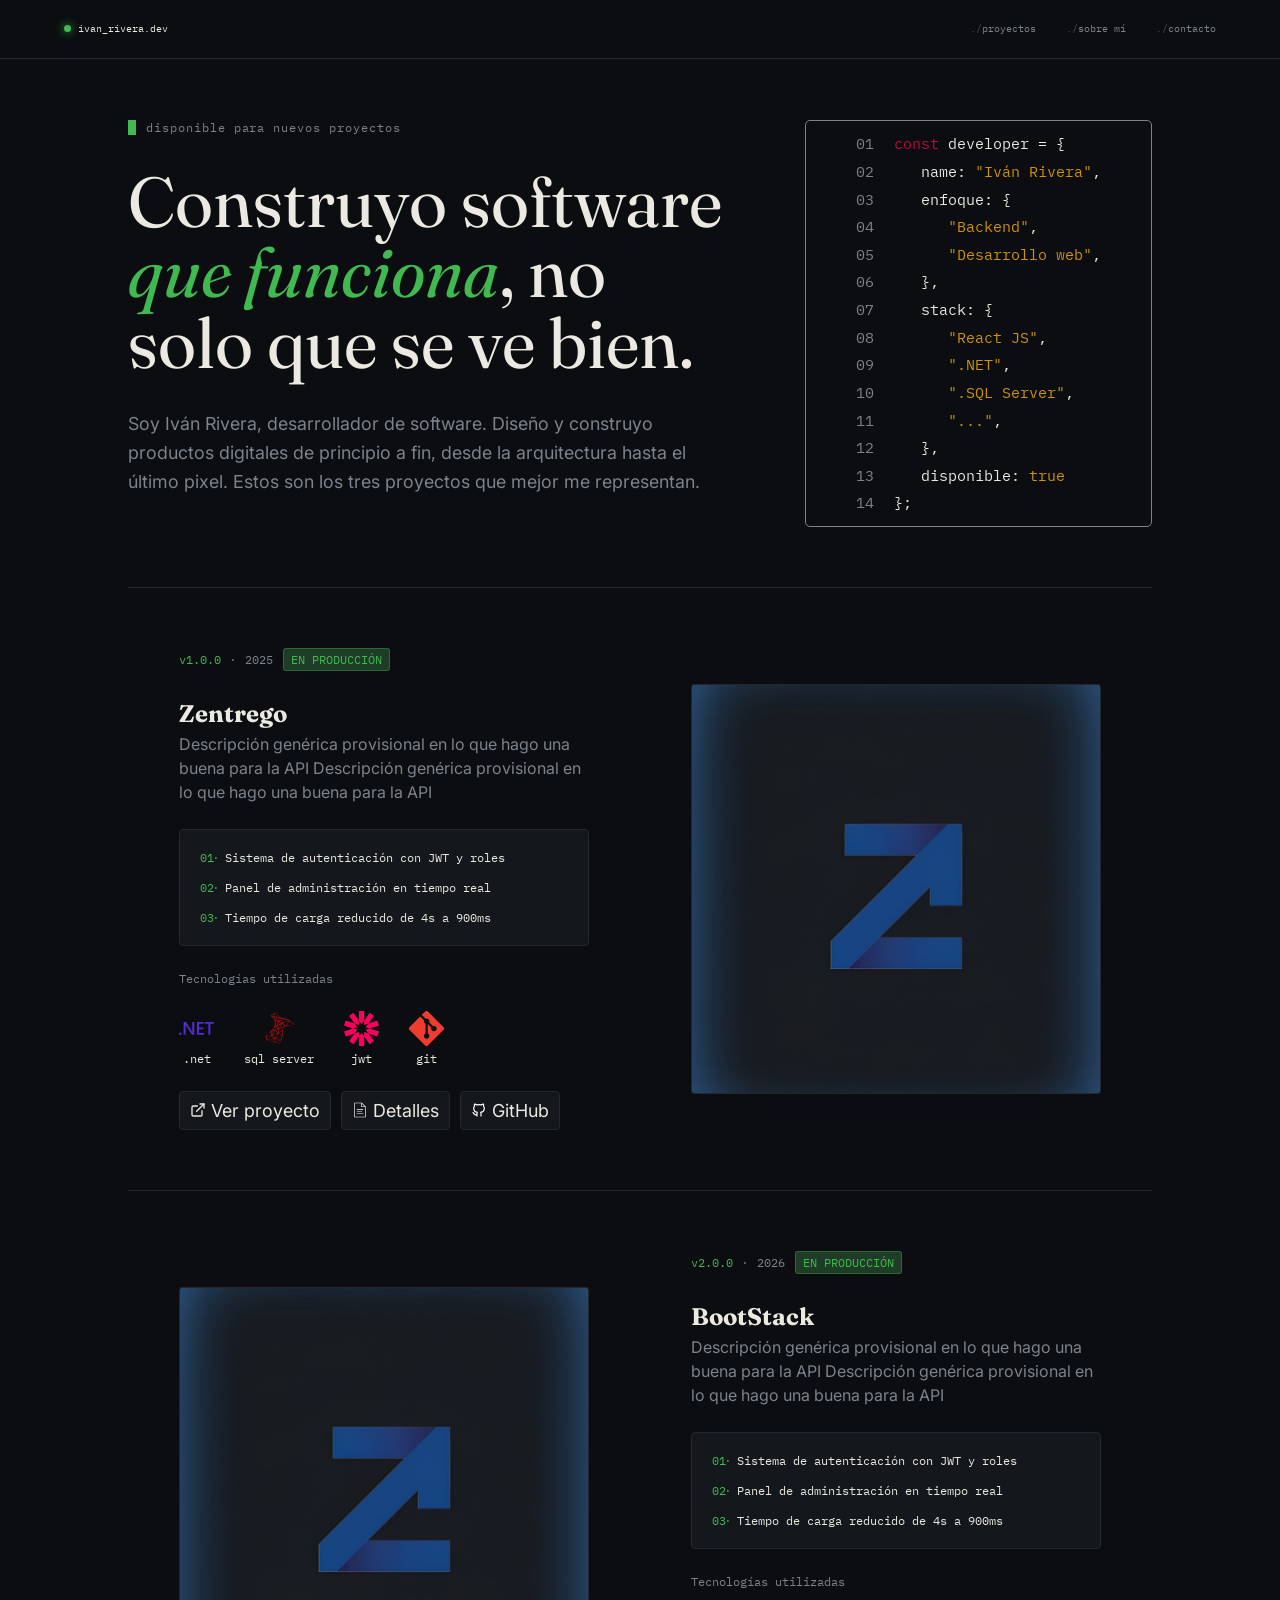
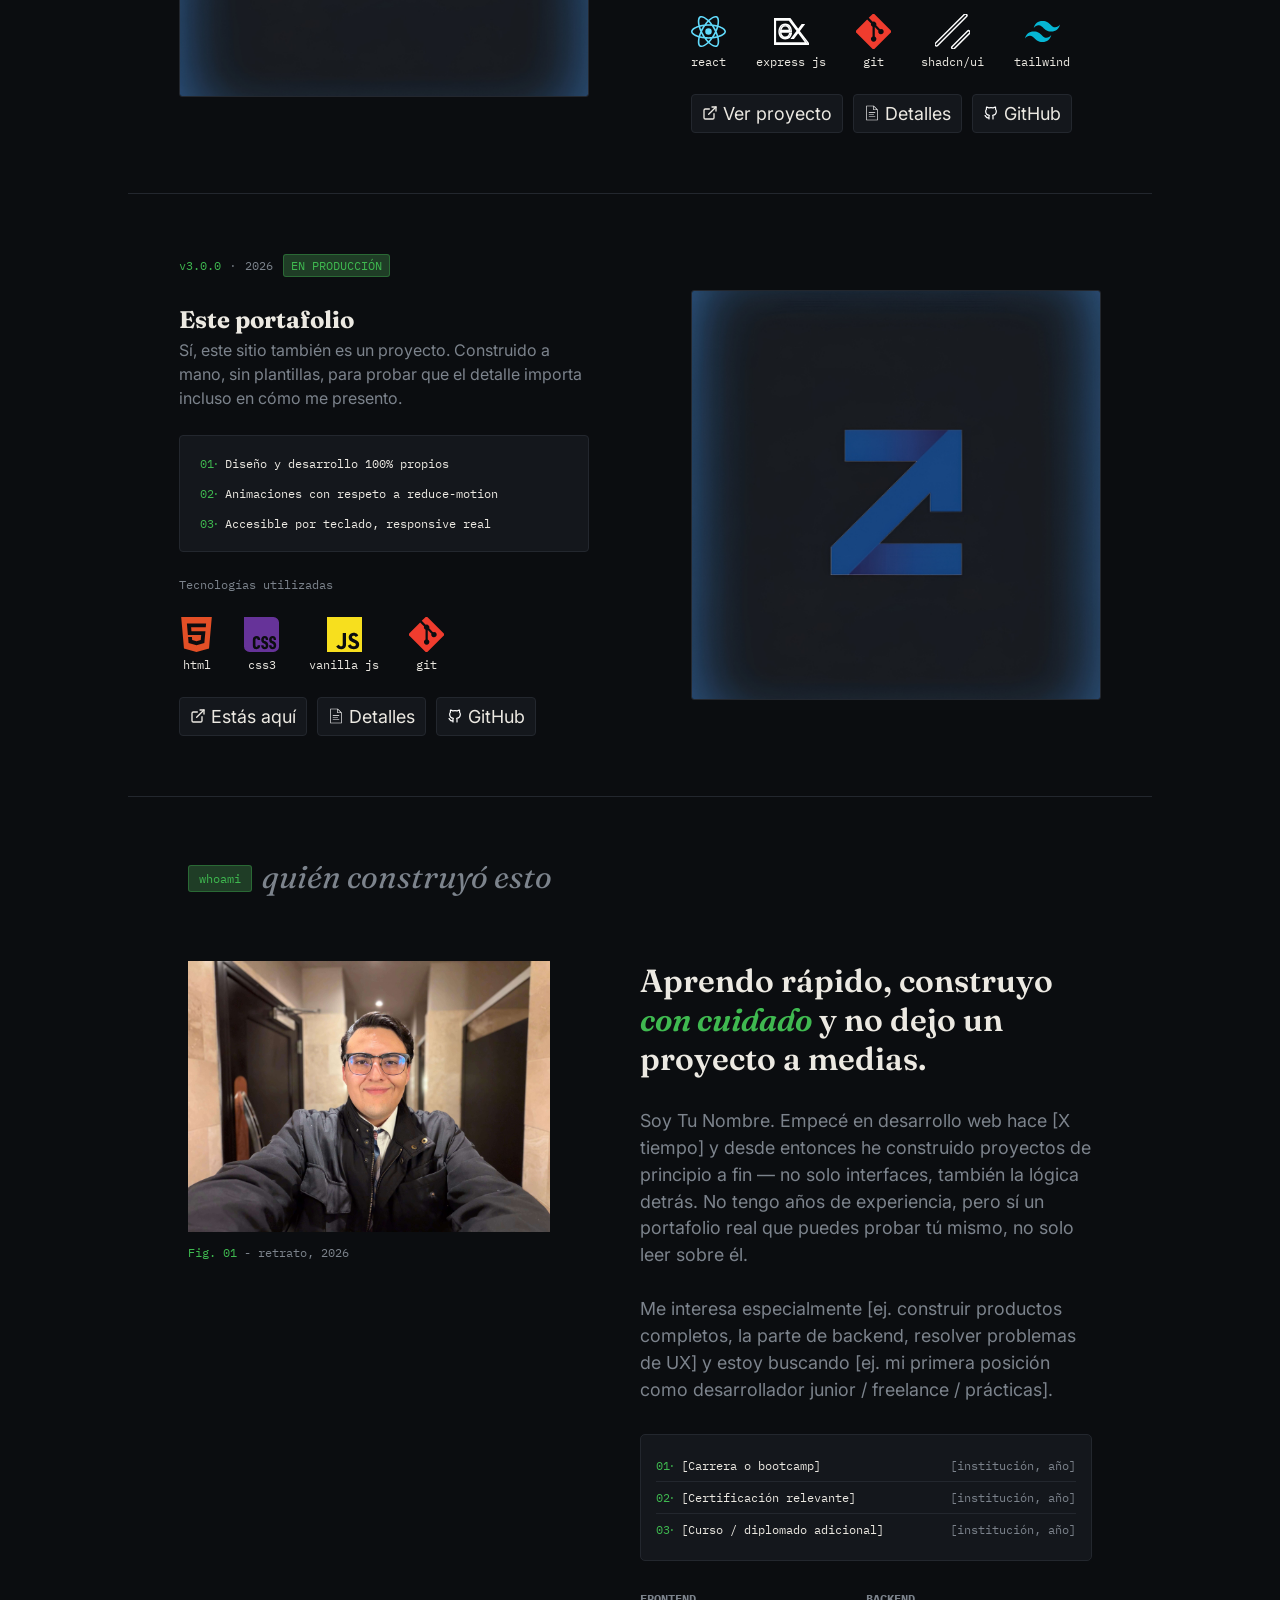
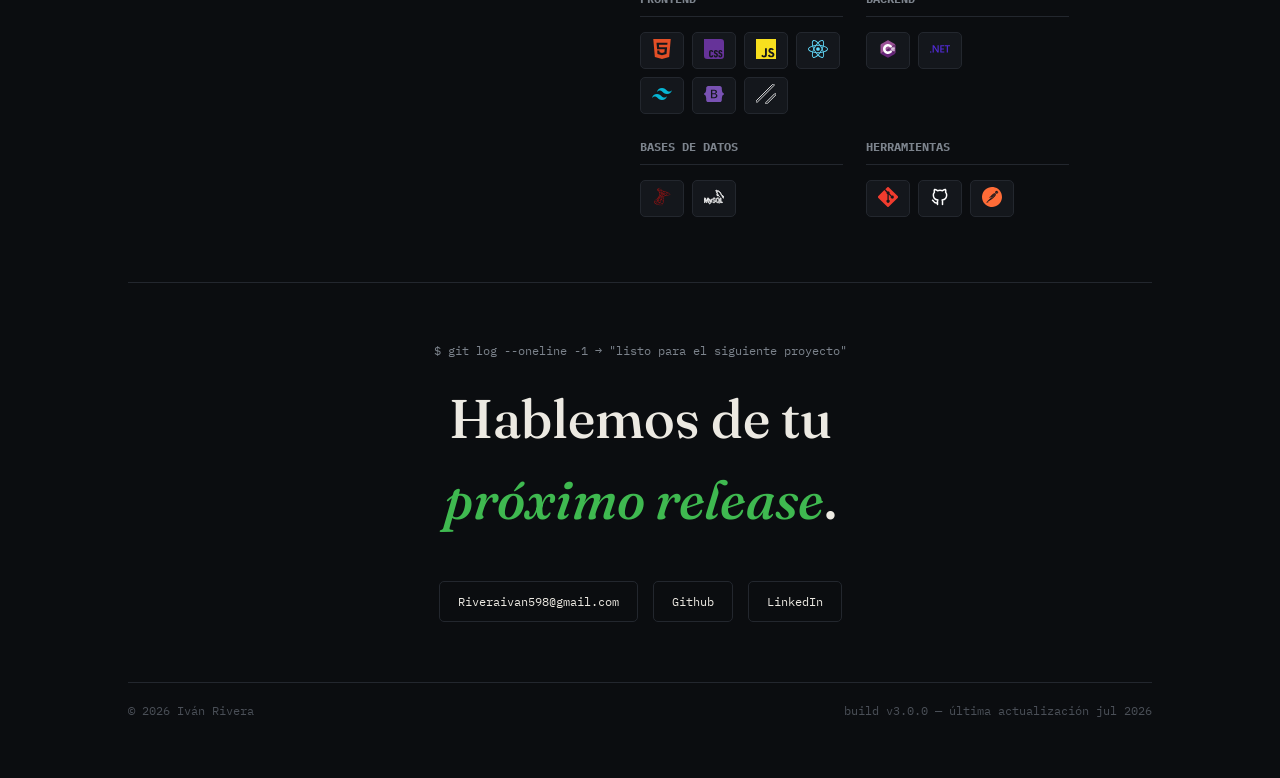
<file: index.html>
<!doctype html>
<html lang="en">
  <head>
    <meta charset="UTF-8" />
    <meta name="viewport" content="width=device-width, initial-scale=1.0" />
    <link rel="stylesheet" href="index.css" />
    <link rel="stylesheet" href="global.css" />
    <link rel="preconnect" href="https://fonts.googleapis.com" />
    <link rel="preconnect" href="https://fonts.gstatic.com" crossorigin />
    <link
      href="https://fonts.googleapis.com/css2?family=Fraunces:ital,opsz,wght@0,9..144,100..900;1,9..144,100..900&family=IBM+Plex+Mono:ital,wght@0,100;0,200;0,300;0,400;0,500;0,600;0,700;1,100;1,200;1,300;1,400;1,500;1,600;1,700&family=Inter:ital,opsz,wght@0,14..32,100..900;1,14..32,100..900&display=swap"
      rel="stylesheet"
    />
    <link rel="icon" href="./assets/codigo.png" />
    <title>Iván Rivera — Desarrollador</title>
  </head>
  <body>
    <header>
      <nav class="nav monospace">
        <div class="nav__name text-main">
          <span class="name__light"></span>
          <p class="visible">ivan_rivera.dev</p>
        </div>

        <ul>
          <li class="nav__items">
            <a href="#projects"><span>./</span>proyectos</a>
          </li>
          <li class="nav__items">
            <a href="#about-me"><span>./</span>sobre mí</a>
          </li>
          <li class="nav__items">
            <a href="#contact"><span>./</span>contacto</a>
          </li>
        </ul>
      </nav>
    </header>
    <main>
      <section class="hero">
        <div class="hero__text">
          <div class="hero__status">
            <span class="hero__cursor"></span>
            <p class="hero__text--available monospace text-sec">
              disponible para nuevos proyectos
            </p>
          </div>

          <h2 class="text-main">
            Construyo software
            <span class="text-green italic">que funciona</span>, no solo que se
            ve bien.
          </h2>

          <p class="hero__description text-sec">
            Soy Iván Rivera, desarrollador de software. Diseño y construyo
            productos digitales de principio a fin, desde la arquitectura hasta
            el último pixel. Estos son los tres proyectos que mejor me
            representan.
          </p>
        </div>

        <!-- prettier-ignore -->
        <div class="editor monospace">
          <div><span style="color: #bb0d3f">const</span> developer = {</div>
          <div>   name: <span class="property">"Iván Rivera"</span>,</div>
          <div>   enfoque: {</div>
          <div>     <span class="property"> "Backend"</span>,</div>
          <div>     <span class="property"> "Desarrollo web"</span>,</div>
          <div>   },</div>
          <div>   stack: {</div>
          <div>     <span class="property"> "React JS"</span>,</div>
          <div>     <span class="property"> ".NET"</span>,</div>
          <div>     <span class="property"> ".SQL Server"</span>,</div>
          <div>     <span class="property"> "..."</span>,</div>
          <div>   },</div>
          <div>   disponible: <span class="property">true</span></div>
          <div>};</div>
        </div>
      </section>

      <section id="projects">
        <article>
          <div class="project__text">
            <div class="project__version sm-text monospace">
              <p class="text-green">v1.0.0</p>
              <span class="text-sec">⋅</span>
              <p class="text-sec">2025</p>
              <p class="project__status text-green">EN PRODUCCIÓN</p>
            </div>

            <div class="project__desc">
              <h2 class="project__title text-main fraunces">Zentrego</h2>
              <p class="inter text-sec">
                Descripción genérica provisional en lo que hago una buena para
                la API Descripción genérica provisional en lo que hago una buena
                para la API
              </p>
            </div>

            <div class="monospace text-main sm-text">
              <ul class="project__features">
                <li>
                  <span class="text-green">01⋅</span> Sistema de autenticación
                  con JWT y roles
                </li>
                <li>
                  <span class="text-green">02⋅</span> Panel de administración en
                  tiempo real
                </li>
                <li>
                  <span class="text-green">03⋅</span> Tiempo de carga reducido
                  de 4s a 900ms
                </li>
              </ul>
            </div>
            <p class="text-sec monospace sm-text">Tecnologías utilizadas</p>
            <div class="project__stack monospace text-main sm-text">
              <div class="project__stack--item">
                <svg class="project__stack--icon">
                  <use href="/assets/sprite.svg#icon-net"></use>
                </svg>
                <p>.net</p>
              </div>
              <div class="project__stack--item">
                <svg class="project__stack--icon">
                  <use href="/assets/sprite.svg#icon-sqlserver"></use>
                </svg>
                <p>sql server</p>
              </div>
              <div class="project__stack--item">
                <svg class="project__stack--icon">
                  <use href="/assets/sprite.svg#icon-git"></use>
                </svg>
                <p>git</p>
              </div>
              <div class="project__stack--item">
                <svg class="project__stack--icon">
                  <use href="/assets/sprite.svg#icon-jwt"></use>
                </svg>
                <p>jwt</p>
              </div>
            </div>

            <div class="project__buttons">
              <button class="project__button">
                <svg class="project__button--icon">
                  <use href="/assets/sprite.svg#icon-share"></use></svg
                >Ver proyecto
              </button>
              <button class="project__button">
                <svg class="project__button--icon">
                  <use href="/assets/sprite.svg#icon-doc"></use></svg
                >Ver detalles
              </button>
              <button class="project__button">
                <svg class="project__button--icon">
                  <use href="/assets/sprite.svg#icon-github"></use>
                </svg>
                GitHub
              </button>
            </div>
          </div>
          <div class="project__preview"></div>
        </article>
        <article class="project">
          <div class="project__text">
            <div class="project__version sm-text monospace">
              <p class="text-green">v2.0.0</p>
              <span class="text-sec">⋅</span>
              <p class="text-sec">2026</p>
              <p class="project__status text-green">EN PRODUCCIÓN</p>
            </div>

            <div class="project__desc">
              <h2 class="project__title text-main fraunces">Bootstack</h2>
              <p class="inter text-sec">
                Descripción genérica provisional en lo que hago una buena para
                la API Descripción genérica provisional en lo que hago una buena
                para la API
              </p>
            </div>

            <div class="monospace text-main sm-text">
              <ul class="project__features">
                <li>
                  <span class="text-green">01⋅</span> Sistema de autenticación
                  con JWT y roles
                </li>
                <li>
                  <span class="text-green">02⋅</span> Panel de administración en
                  tiempo real
                </li>
                <li>
                  <span class="text-green">03⋅</span> Tiempo de carga reducido
                  de 4s a 900ms
                </li>
              </ul>
            </div>

            <div class="project__stack monospace text-main sm-text">
              <p>React</p>
              <p>Node.js</p>
              <p>PostgreSQL</p>
              <p>Docker</p>
            </div>

            <p class="project__test monospace text-main sm-text">
              ver proyecto →
            </p>
          </div>
          <div class="project__preview"></div>
        </article>
        <article class="project">
          <div class="project__text">
            <div class="project__version sm-text monospace">
              <p class="text-green">v3.0.0</p>
              <span class="text-sec">⋅</span>
              <p class="text-sec">2026</p>
              <p class="project__status text-green">ESTAS AQUÍ</p>
            </div>

            <div class="project__desc">
              <h2 class="project__title text-main fraunces">Este portafolio</h2>
              <p class="inter text-sec">
                Sí, este sitio también es un proyecto. Construido a mano, sin
                plantillas, para probar que el detalle importa incluso en cómo
                me presento.
              </p>
            </div>

            <div class="monospace text-main sm-text">
              <ul class="project__features">
                <li>
                  <span class="text-green">01⋅</span> Diseño y desarrollo 100%
                  propios
                </li>
                <li>
                  <span class="text-green">02⋅</span> Animaciones con respeto a
                  reduce-motion
                </li>
                <li>
                  <span class="text-green">03⋅</span> Accesible por teclado,
                  responsive real
                </li>
              </ul>
            </div>

            <div class="project__stack monospace text-main sm-text">
              <p>HTML5</p>
              <p>CSS3</p>
              <p>Vanilla JS</p>
            </div>

            <p class="project__test monospace text-main sm-text">
              estás viéndolo →
            </p>
          </div>
          <div class="project__preview"></div>
        </article>
        -->
      </section>

      <section id="about-me">
        <div class="about-me__header">
          <p class="about-me__whoami sm-text">whoami</p>
          <p class="about-me__subtitle">quién construyó esto</p>
        </div>
        <div class="about-me__content">
          <div class="about-me__left sm-text monospace">
            <div class="about-me__selfie">
              <img src="assets/Selfie.jpeg" alt="" />
            </div>
            <p class="figure text-sec">
              <span class="text-green">Fig. 01</span> - retrato, 2026
            </p>
          </div>

          <div class="about-me__right">
            <h2 class="about-me__title">
              Aprendo rápido, construyo
              <span class="text-green italic">con cuidado</span> y no dejo un
              proyecto a medias.
            </h2>

            <p class="about-me__desc text-sec inter">
              Soy Tu Nombre. Empecé en desarrollo web hace [X tiempo] y desde
              entonces he construido proyectos de principio a fin — no solo
              interfaces, también la lógica detrás. No tengo años de
              experiencia, pero sí un portafolio real que puedes probar tú
              mismo, no solo leer sobre él. <br /><br />Me interesa
              especialmente [ej. construir productos completos, la parte de
              backend, resolver problemas de UX] y estoy buscando [ej. mi
              primera posición como desarrollador junior / freelance /
              prácticas].
            </p>
            <div class="credentials">
              <ul class="sm-text monospace">
                <li class="text-main">
                  <p>
                    <span class="text-green">01⋅ </span>[Carrera o bootcamp]
                  </p>
                  <p class="text-sec">[institución, año]</p>
                </li>
                <li class="text-main">
                  <p>
                    <span class="text-green">02⋅ </span>[Certificación
                    relevante]
                  </p>
                  <p class="text-sec">[institución, año]</p>
                </li>
                <li class="text-main">
                  <p>
                    <span class="text-green">03⋅ </span>[Curso / diplomado
                    adicional]
                  </p>
                  <p class="text-sec">[institución, año]</p>
                </li>
              </ul>
            </div>
            <div class="stacks">
              <div>
                <h2 class="stack__title">FRONTEND</h2>
                <div class="stack sm-text">
                  <div>
                    <svg class="stack__icon">
                      <use href="/assets/sprite.svg#icon-html"></use>
                    </svg>
                  </div>
                  <div>
                    <svg class="stack__icon">
                      <use href="/assets/sprite.svg#icon-css"></use>
                    </svg>
                  </div>
                  <div>
                    <svg class="stack__icon">
                      <use href="/assets/sprite.svg#icon-js"></use>
                    </svg>
                  </div>
                  <div>
                    <svg class="stack__icon">
                      <use href="/assets/sprite.svg#icon-react"></use>
                    </svg>
                  </div>
                  <div>
                    <svg class="stack__icon">
                      <use href="/assets/sprite.svg#icon-tailwind"></use>
                    </svg>
                  </div>
                  <div>
                    <svg class="stack__icon">
                      <use href="/assets/sprite.svg#icon-bootstrap"></use>
                    </svg>
                  </div>
                  <div>
                    <svg class="stack__icon">
                      <use href="/assets/sprite.svg#icon-shadcn"></use>
                    </svg>
                  </div>
                </div>
              </div>
              <div class="stack-right">
                <h2 class="stack__title">BACKEND</h2>
                <div class="stack sm-text">
                  <div>
                    <svg class="stack__icon">
                      <use href="/assets/sprite.svg#icon-c#"></use>
                    </svg>
                  </div>
                  <div>
                    <svg class="stack__icon">
                      <use href="/assets/sprite.svg#icon-net"></use>
                    </svg>
                  </div>
                </div>
              </div>
              <div>
                <h2 class="stack__title">BASES DE DATOS</h2>
                <div class="stack sm-text">
                  <div>
                    <svg class="stack__icon">
                      <use href="/assets/sprite.svg#icon-sqlserver"></use>
                    </svg>
                  </div>
                  <div>
                    <svg class="stack__icon">
                      <use href="/assets/sprite.svg#icon-mysql"></use>
                    </svg>
                  </div>
                </div>
              </div>
              <div class="stack-right">
                <h2 class="stack__title">HERRAMIENTAS</h2>
                <div class="stack sm-text">
                  <div>
                    <svg class="stack__icon">
                      <use href="/assets/sprite.svg#icon-git"></use>
                    </svg>
                  </div>
                  <div title="ícono de github">
                    <svg class="stack__icon">
                      <use href="/assets/sprite.svg#icon-github"></use>
                    </svg>
                  </div>
                  <div>
                    <svg class="stack__icon">
                      <use href="/assets/sprite.svg#icon-postman"></use>
                    </svg>
                  </div>
                </div>
              </div>
            </div>
          </div>
        </div>
      </section>
    </main>
    <footer class="footer" id="contact">
      <div class="footer__text">
        <p class="text-sec monospace sm-text">
          $ git log --oneline -1 → "listo para el siguiente proyecto"
        </p>
        <h2 class="auto footer__description text-main fraunces">
          Hablemos de tu <span class="text-green italic">próximo release</span
          ><span class="dot--animation">.</span>
        </h2>
        <div class="contact__links text-main monospace sm-text">
          <p class="contact__link">Riveraivan598@gmail.com</p>
          <p class="contact__link">Github</p>
          <p class="contact__link">LinkedIn</p>
        </div>
      </div>
      <div class="footer__update monospace sm-text">
        <p>© 2026 Iván Rivera</p>
        <p>build v3.0.0 — última actualización jul 2026</p>
      </div>
    </footer>
    <script type="module" src="js/main.js"></script>
  </body>
</html>
</file>
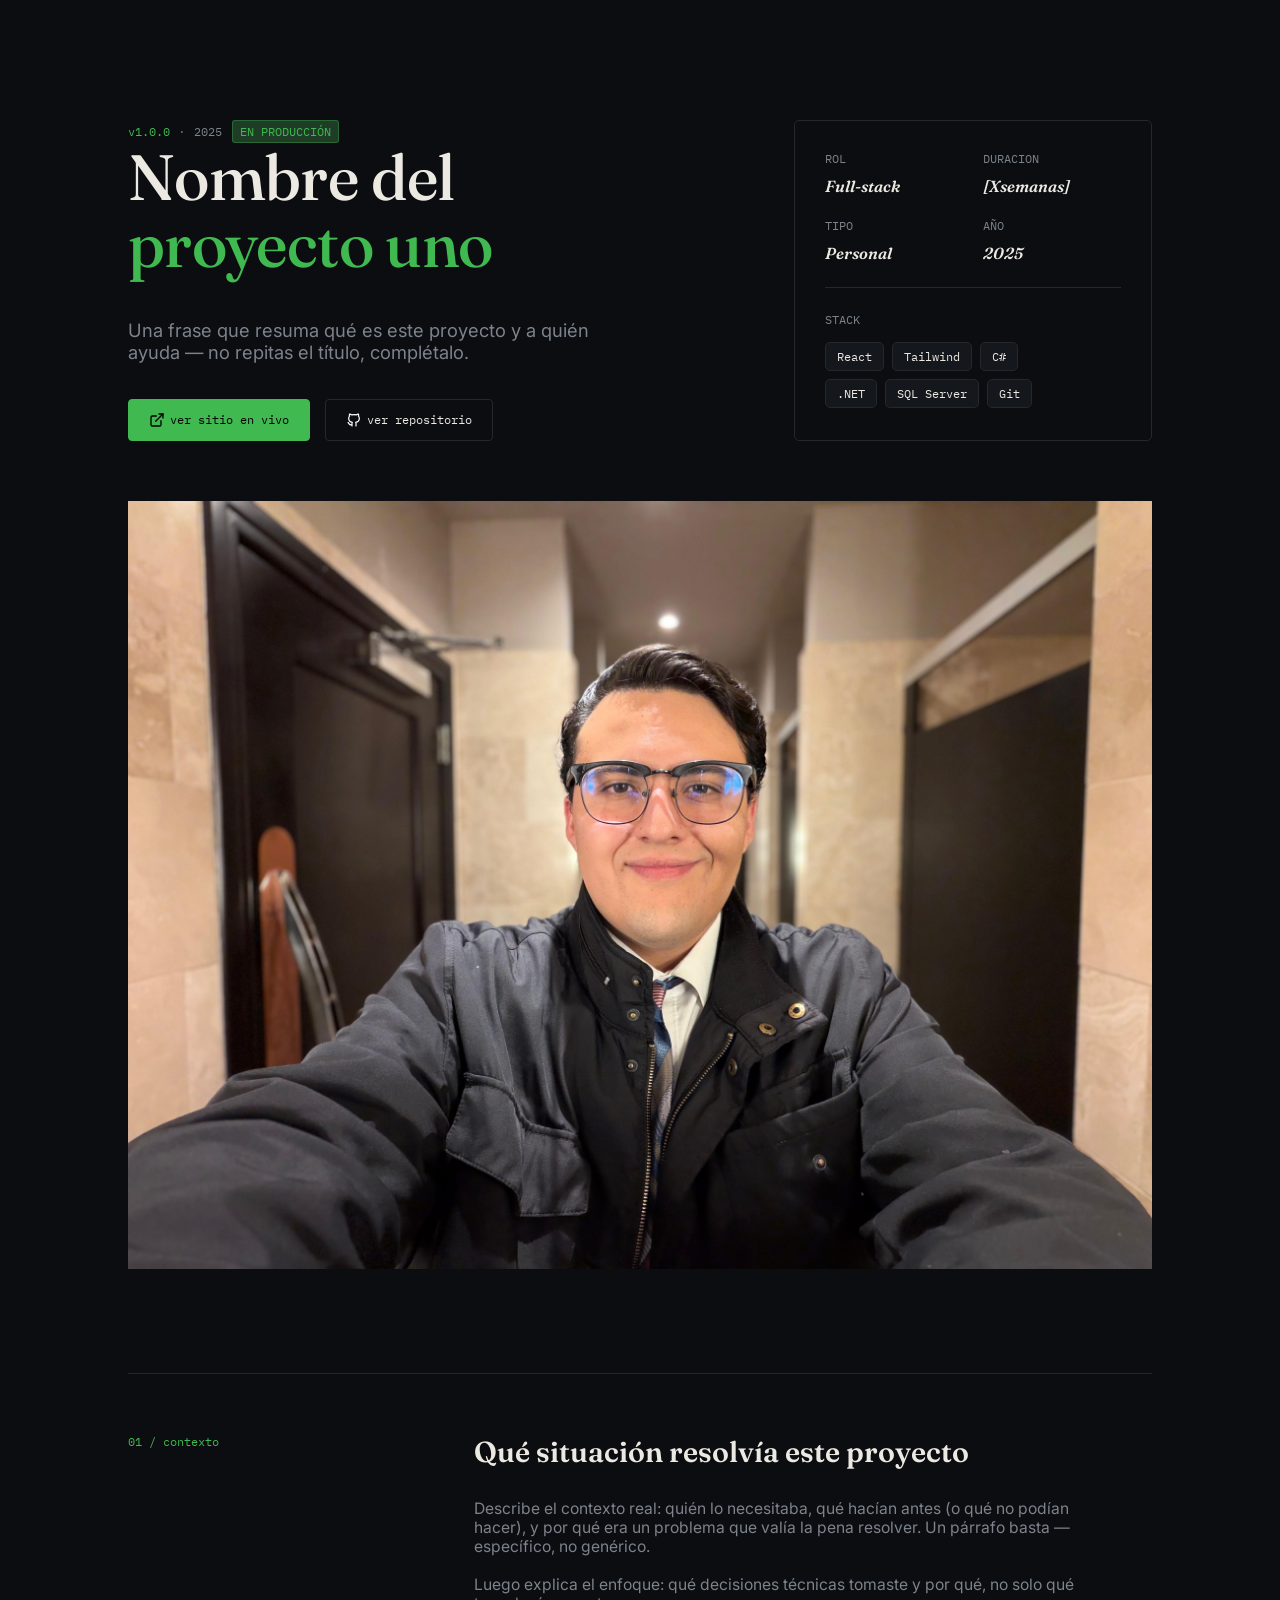
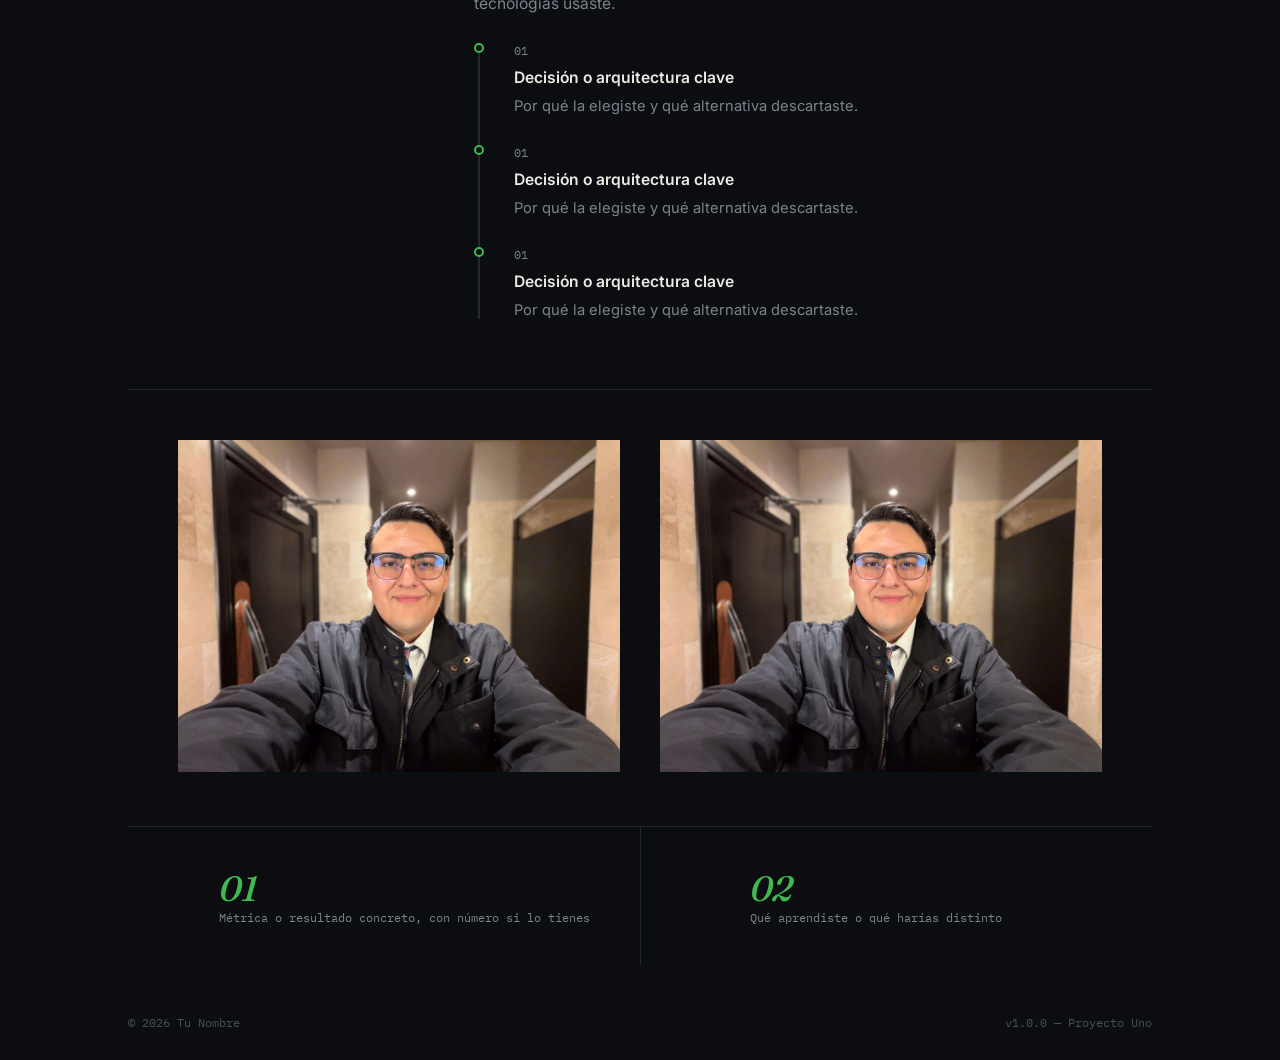
<file: detalles.html>
<!doctype html>
<html lang="en">
  <head>
    <meta charset="UTF-8" />
    <meta name="viewport" content="width=device-width, initial-scale=1.0" />
    <link rel="stylesheet" href="styles.css" />
    <link rel="preconnect" href="https://fonts.googleapis.com" />
    <link rel="preconnect" href="https://fonts.gstatic.com" crossorigin />
    <link
      href="https://fonts.googleapis.com/css2?family=Fraunces:ital,opsz,wght@0,9..144,100..900;1,9..144,100..900&family=IBM+Plex+Mono:ital,wght@0,100;0,200;0,300;0,400;0,500;0,600;0,700;1,100;1,200;1,300;1,400;1,500;1,600;1,700&family=Inter:ital,opsz,wght@0,14..32,100..900;1,14..32,100..900&display=swap"
      rel="stylesheet"
    />
    <link rel="icon" href="./assets/codigo.png" />
    <title>Proyecto</title>
  </head>
  <body>
    <section>
      <div class="project-detail">
        <div>
          <div class="project__version sm-text monospace">
            <p class="text-green">v1.0.0</p>
            <span class="text-sec">⋅</span>
            <p class="text-sec">2025</p>
            <p class="project__status text-green">EN PRODUCCIÓN</p>
          </div>
          <h1 class="project-detail__title">
            Nombre del <span class="text-green">proyecto uno</span>
          </h1>
          <p class="project-detail__desc">
            Una frase que resuma qué es este proyecto y a quién ayuda — no
            repitas el título, complétalo.
          </p>
          <div class="project-detail__buttons">
            <a class="project-detail__button button--green" href="#">
              <svg class="project__button--icon">
                <use href="/assets/sprite.svg#icon-share"></use>
              </svg>
              ver sitio en vivo
            </a>
            <a
              class="project-detail__button button--transparent text-main"
              href="#"
            >
              <svg class="project__button--icon">
                <use href="/assets/sprite.svg#icon-github"></use>
              </svg>
              ver repositorio
            </a>
          </div>
        </div>
        <div class="project-detail__info">
          <div class="project-detail__stacks">
            <div class="project-detail__info-item">
              <p class="text-sec monospace sm-text">ROL</p>
              <p class="project-detail__item">Full-stack</p>
            </div>
            <div class="project-detail__info-item">
              <p class="text-sec monospace sm-text">DURACION</p>
              <p class="project-detail__item">[Xsemanas]</p>
            </div>
            <div class="project-detail__info-item">
              <p class="text-sec monospace sm-text">TIPO</p>
              <p class="project-detail__item">Personal</p>
            </div>
            <div class="project-detail__info-item">
              <p class="text-sec monospace sm-text">AÑO</p>
              <p class="project-detail__item">2025</p>
            </div>
          </div>
          <div class="project-detail__icons monospace sm-text">
            <p class="text-sec">STACK</p>
            <div class="project-detail__icon">
              <p>React</p>
              <p>Tailwind</p>
              <p>C#</p>
              <p>.NET</p>
              <p>SQL Server</p>
              <p>Git</p>
            </div>
          </div>
        </div>
      </div>
      <div class="project-detail__main-img">
        <img src="assets/WhatsApp Image 2026-07-03 at 6.24.13 PM.jpeg" alt="" />
      </div>
      <div class="project-detail__context">
        <div>
          <p class="text-green monospace sm-text">01 / contexto</p>
        </div>
        <div class="project-detail__context--right">
          <h2 class="project-detail__context-title">
            Qué situación resolvía este proyecto
          </h2>
          <p class="project-detail__context-desc">
            Describe el contexto real: quién lo necesitaba, qué hacían antes (o
            qué no podían hacer), y por qué era un problema que valía la pena
            resolver. Un párrafo basta — específico, no genérico.
            <br /><br />Luego explica el enfoque: qué decisiones técnicas
            tomaste y por qué, no solo qué tecnologías usaste.
          </p>
          <div class="project-detail__decisions">
            <div class="project-detail__decision text-main">
              <span class="dot"></span>
              <p class="text-sec sm-text monospace">01</p>
              <p class="project-detail__decision-title">
                Decisión o arquitectura clave
              </p>
              <p class="project-detail__decision-desc">
                Por qué la elegiste y qué alternativa descartaste.
              </p>
            </div>
            <div class="project-detail__decision text-main">
              <span class="dot"></span>
              <p class="text-sec sm-text monospace">01</p>
              <p class="project-detail__decision-title">
                Decisión o arquitectura clave
              </p>
              <p class="project-detail__decision-desc">
                Por qué la elegiste y qué alternativa descartaste.
              </p>
            </div>
            <div class="project-detail__decision text-main">
              <span class="dot"></span>
              <p class="text-sec sm-text monospace">01</p>
              <p class="project-detail__decision-title">
                Decisión o arquitectura clave
              </p>
              <p class="project-detail__decision-desc">
                Por qué la elegiste y qué alternativa descartaste.
              </p>
            </div>
          </div>
        </div>
      </div>
      <div class="project-details__sec-img">
        <div><img src="assets/Selfie.jpeg" alt="" /></div>
        <div><img src="assets/Selfie.jpeg" alt="" /></div>
      </div>
      <div class="project-detail__results">
        <div class="project-detail__result">
          <h2 class="project-detail__result-num">01</h2>
          <p class="monospace text-sec sm-text">
            Métrica o resultado concreto, con número si lo tienes
          </p>
        </div>
        <div class="project-detail__result">
          <h2 class="project-detail__result-num">02</h2>
          <p class="monospace text-sec sm-text">
            Qué aprendiste o qué harías distinto
          </p>
        </div>
      </div>
    </section>
    <footer class="project-detail__footer">
      <p class="monospace sm-text">© 2026 Tu Nombre</p>
      <p class="monospace sm-text">v1.0.0 — Proyecto Uno</p>
    </footer>
  </body>
</html>
</file>
<file: index.css>
section {
  scroll-margin-top: 60px;
}

.nav {
  display: flex;
  align-items: center;
  top: 0;
  width: 100%;
  padding: 1.4rem clamp(1rem, 5vw, 4.8rem);
  font-size: clamp(0.1rem, 0.6rem, 1.2rem);
  border-bottom: solid 1px var(--border-color);
  position: fixed;
  background-color: var(--bckgnd-clr);
  z-index: 10;
}

.nav div {
  display: flex;
  flex-grow: 1;
}

.nav ul {
  display: flex;
  list-style: none;
  gap: 30px;
  color: var(--sec-text);
}

.nav ul span {
  color: #4a4f57;
}

.nav__name {
  display: flex;
  align-items: center;
  gap: 7px;
}

.name__light {
  width: 7px;
  height: 7px;
  background-color: var(--accent-color);
  border-radius: 50px;
  box-shadow: 0 0 10px 0 var(--accent-color);
}

.nav__items {
  cursor: pointer;
  transition: color 0.1s ease-in-out;
}

.nav__items:hover {
  color: var(--main-text);
}

.hero {
  margin: 120px auto 0;
  max-width: 80%;
  display: grid;
  grid-template-columns: auto auto;
  justify-content: space-between;
  padding-bottom: 60px;
  border-bottom: solid 1px var(--border-color);
}

.hero__status {
  display: flex;
  gap: 10px;
}

.hero__text {
  display: flex;
  flex-direction: column;
  gap: 2rem;
}

.hero__cursor {
  width: 8px;
  height: 15px;
  background-color: var(--accent-color);
  animation: cursor 1s infinite;
}

.hero__text--available {
  font-size: 12px;
  letter-spacing: 0.08em;
}

.hero__text h2 {
  font-family: "Fraunces", serif;
  font-weight: 400;
  font-size: clamp(2.4rem, 5.5vw, 5rem);
  line-height: 1;
  max-width: 14ch;
}

.hero__description {
  font-family: "Inter", sans-serif;
  font-size: clamp(0.8rem, 1.4vw, 1.2rem);
  max-width: 52ch;
  line-height: 1.6;
}

.editor {
  margin: auto;
  counter-reset: line;
  width: fit-content;
  border-radius: 5px;
  padding: 0 50px;
  border: solid 1px var(--sec-text);
  line-height: 0.6;
  white-space: pre-wrap;
  user-select: none;
  font-size: clamp(0.7rem, 1.2vw, 1.2rem);
}

.editor div {
  counter-increment: line;
  color: var(--main-text);
}

.editor div::before {
  content: counter(line, decimal-leading-zero);
  color: var(--sec-text);
  margin-right: 20px;
}

.editor .property {
  color: #cf9307;
}

.project {
  margin: auto;
  display: grid;
  grid-template-columns: 1fr 1fr;
  justify-items: center;
  padding: 60px 0;
  max-width: 80%;
  border-bottom: solid 1px var(--border-color);
}

.project:nth-child(even) .project__text {
  order: 2;
}

.project:nth-child(even) .project__preview {
  order: 1;
}

.project__text {
  display: flex;
  flex-direction: column;
  width: 80%;
  gap: 25px;
}

.project__desc {
  line-height: 1.5;
}

.project__status {
  background-color: var(--accent-dim);
  border-radius: 3px;
  padding: 3px 7px;
  border: 1px solid rgba(63, 185, 80, 0.35);
}

.project__features {
  display: flex;
  flex-direction: column;
  gap: 15px;
  padding: 20px;
  background-color: var(--bckgnd--dim);
  border: 1px solid var(--border-color);
  border-radius: 4px;
  list-style: none;
}

.project__stack {
  display: flex;
  gap: 30px;
}

.project__stack--item {
  display: flex;
  flex-direction: column;
  align-items: center;
  gap: 5px;
}

.project__buttons {
  display: flex;
  gap: 10px;
}

.project__button {
  display: flex;
  white-space: nowrap;
  align-items: center;
  gap: 5px;
  color: var(--main-text);
  padding: 8px 10px;
  background-color: var(--bckgnd--dim);
  border: 1px solid var(--border-color);
  border-radius: 4px;
  font-family: "Inter", sans-serif;
  cursor: pointer;
  transition: all 0.2s ease-in-out;
  font-size: clamp(0.7rem, 1.4vw, 1.2rem);
}

.project__button:hover {
  background-color: var(--accent-dim);
  border: 1px solid var(--accent-color);
}

.project__preview {
  width: 80%;
  aspect-ratio: 1/1;
  overflow: hidden;
  align-self: center;
  background-color: var(--bckgnd--dim);
  border: 1px solid var(--border-color);
  color: var(--sec-text);
  display: flex;
  align-items: center;
  border-radius: 3px;
}

.project__preview img {
  width: 100%;
}

#about-me {
  margin: 60px auto 0;
  max-width: 80%;
  padding: 0 60px 40px 60px;
  scroll-margin-top: 100px;
  border-bottom: solid 1px var(--border-color);
}

.about-me__content {
  display: grid;
  grid-template-columns: 1fr 1fr;
}

.about-me__header {
  margin: 60px auto 0;
  padding-bottom: 60px;
  display: flex;
  align-items: center;
  gap: 10px;
}

.about-me__selfie {
  width: 80%;
}

.about-me__selfie img {
  width: 100%;
}

.about-me__whoami {
  color: var(--accent-color);
  background-color: var(--accent-dim);
  border: 1px solid rgba(63, 185, 80, 0.35);
  padding: 5px 10px;
  border-radius: 3px;
  font-family: "IBM Plex Mono", monospace;
}

.about-me__subtitle {
  font-style: italic;
  font-family: "Fraunces", serif;
  color: var(--sec-text);
  font-size: clamp(1rem, 2.6vw, 2rem);
  padding-bottom: 5px;
}

.about-me__title {
  font-family: "Fraunces", serif;
  color: var(--main-text);
  font-weight: 600;
  font-size: clamp(1.4rem, 2.5vw, 2rem);
}

.about-me__left {
  display: flex;
  flex-direction: column;
  gap: 10px;
  align-self: flex-start;
  position: sticky;
  top: 100px;
}

.about-me__right {
  display: flex;
  flex-direction: column;
  gap: 30px;
}

.credentials {
  background-color: var(--bckgnd--dim);
  padding: 15px;
  border-radius: 5px;
  border: 1px solid var(--border-color);
}

.credentials li {
  display: flex;
  justify-content: space-between;
  list-style: none;
  padding: 8px 0;
}

.credentials li:not(:last-child) {
  border-bottom: 1px solid var(--border-color);
}

.about-me__desc {
  max-width: 56ch;
  line-height: 1.5;
  font-size: clamp(0.7rem, 1.4vw, 1.2rem);
}

.stacks {
  display: grid;
  grid-template-columns: 1fr 1fr;
  font-family: "IBM Plex Mono", monospace;
}

.stack {
  display: flex;
  flex-wrap: wrap;
  gap: 8px;
  padding: 15px 0 25px 0;
}

.stack__title {
  color: var(--sec-text);
  width: 90%;
  padding-right: 50px;
  font-size: clamp(0.5rem, 0.9vw, 1.3rem);
  padding-bottom: 10px;
  position: relative;
  border-bottom: 1px solid var(--border-color);
}

.stack div {
  color: var(--main-text);
  width: fit-content;
  background-color: var(--bckgnd--dim);
  border: 1px solid var(--border-color);
  border-radius: 5px;
  padding: 6px 11px;
}

.footer {
  max-width: 80%;
  margin: auto;
  padding: 60px 0;
}

.footer__text {
  display: flex;
  flex-direction: column;
  align-items: center;
}

.footer__description {
  max-width: 16ch;
  font-weight: 500;
  font-size: clamp(2rem, 5vw, 3.4rem);
  line-height: 1.5;
  padding-top: 20px;
  text-align: center;
}

.dot--animation {
  animation: cursor 1s infinite ease-in-out;
}

.contact__links {
  display: flex;
  padding: 40px 0 60px 0;
  gap: 15px;
}

.contact__link {
  display: flex;
  justify-content: center;
  border: 1px solid var(--border-color);
  padding: 12px 18px;
  border-radius: 5px;
  transition: all 0.2s ease-in-out;
  cursor: pointer;
}

.contact__link:hover {
  background-color: var(--accent-dim);
  border: 1px solid var(--accent-color);
}

.footer__update {
  display: flex;
  justify-content: space-between;
  border-top: 1px solid var(--border-color);
  color: #4a4f57;
  padding-top: 20px;
}

@keyframes cursor {
  0%,
  49% {
    opacity: 0;
  }
  50%,
  100% {
    opacity: 1;
  }
}

@media (max-width: 374px) {
  .project {
    max-width: 90%;
  }
}

@media (max-width: 475px) {
  .nav {
    justify-content: center;
  }

  .nav div {
    display: flex;
    flex-grow: 0;
  }

  .visible,
  .name__light {
    display: none;
  }

  .contact__links {
    flex-direction: column;
    align-items: center;
  }

  .project__stack {
    flex-wrap: wrap;
    justify-content: center;
  }
}

@media (max-width: 1023px) {
  .hero {
    max-width: 80%;
    grid-template-columns: auto;
    border-bottom: solid 1px var(--border-color);
    gap: 40px;
    justify-content: center;
  }

  .hero__status {
    justify-content: center;
  }

  .hero__text {
    display: flex;
    flex-direction: column;
    text-align: center;
    gap: 2rem;
    align-items: center;
  }

  .editor {
    padding: 0 27px;
  }

  .project {
    grid-template-columns: 1fr;
  }

  .project__stack {
    display: flex;
    margin: auto;
    gap: 20px;
  }

  .project:nth-child(even) .project__text {
    order: 1;
  }

  .project:nth-child(even) .project__preview {
    order: 2;
  }

  .project__preview {
    width: 70%;
  }

  .project__buttons {
    display: flex;
    gap: 10px;
    padding-bottom: 30px;
    justify-content: center;
  }

  #about-me {
    margin: 30px auto 0;
    max-width: 80%;
    padding: 0 0 40px 0;
    scroll-margin-top: 100px;
    border-bottom: solid 1px var(--border-color);
  }

  .about-me__left {
    position: relative;
    top: 0;
    padding-bottom: 20px;
    align-items: center;
  }

  .about-me__selfie {
    width: 100%;
  }

  .figure {
    margin-right: auto;
  }

  .about-me__right {
    align-items: center;
  }

  .about-me__subtitle {
    white-space: nowrap;
  }

  .about-me__content {
    grid-template-columns: auto;
  }

  .about-me__header {
    margin: auto;
    padding-bottom: 30px;
    display: flex;
    align-items: center;
    gap: 10px;
    justify-content: center;
  }

  .stack-right {
    width: 90%;
    display: flex;
    flex-direction: column;
    justify-self: flex-end;
  }
  .stack__title {
    width: 100%;
    padding-right: 0;
  }

  .contact__link {
    width: fit-content;
  }

  .footer {
    text-align: center;
  }

  .footer__text {
    padding-left: 0px;
  }

  .auto {
    margin: auto;
  }
}
</file>
<file: global.css>
* {
  box-sizing: border-box;
  margin: 0;
  padding: 0;
}

:root {
  --bckgnd-clr: #0b0d10;
  --main-text: #ece9e2;
  --sec-text: #7c838c;
  --border-color: #23272e;
  --accent-color: #3fb950;
  --accent-dim: #1f3d26;
  --bckgnd--dim: #14171c;
}

html {
  scroll-behavior: smooth;
}

body {
  background-color: var(--bckgnd-clr);
}

a {
  text-decoration: none;
  color: inherit;
}

.text-green {
  color: var(--accent-color);
}

.text-main {
  color: var(--main-text);
}

.text-sec {
  color: var(--sec-text);
}

.sm-text {
  font-size: clamp(0.5rem, 0.9vw, 1.3rem);
}

.monospace {
  font-family: "IBM Plex Mono", monospace;
}

.fraunces {
  font-family: "Fraunces", serif;
}

.inter {
  font-family: "Inter", sans-serif;
}

.italic {
  font-style: italic;
}

.project__version {
  display: flex;
  align-items: center;
  gap: 10px;
}

.project__button--icon {
  width: 16px;
  height: 16px;
}

.stack__icon {
  width: 20px;
  height: 20px;
}

.project__stack--item {
  display: flex;
  flex-direction: column;
  align-items: center;
  gap: 5px;
}

.project__stack--icon {
  width: 35px;
  height: 35px;
}

@media (max-width: 767px) {
  .project__stack--icon {
    width: 25px;
    height: 25px;
  }

  .stack__icon {
    width: 17px;
    height: 17px;
  }

  .project__button--icon {
    width: 11px;
    height: 11px;
  }
}
</file>
<file: styles.css>
* {
  box-sizing: border-box;
  margin: 0;
  padding: 0;
}

:root {
  --bckgnd-clr: #0b0d10;
  --main-text: #ece9e2;
  --sec-text: #7c838c;
  --border-color: #23272e;
  --accent-color: #3fb950;
  --accent-dim: #1f3d26;
  --bckgnd--dim: #14171c;
}

html {
  scroll-behavior: smooth;
}

body {
  background-color: var(--bckgnd-clr);
}

section {
  scroll-margin-top: 60px;
}

a {
  text-decoration: none;
  color: inherit;
}

.text-green {
  color: var(--accent-color);
}

.text-main {
  color: var(--main-text);
}

.text-sec {
  color: var(--sec-text);
}

.sm-text {
  font-size: clamp(0.5rem, 0.9vw, 1.3rem);
}

.monospace {
  font-family: "IBM Plex Mono", monospace;
}

.fraunces {
  font-family: "Fraunces", serif;
}

.inter {
  font-family: "Inter", sans-serif;
}

.italic {
  font-style: italic;
}

.nav {
  display: flex;
  align-items: center;
  top: 0;
  width: 100%;
  padding: 1.4rem clamp(1rem, 5vw, 4.8rem);
  font-size: 0.6rem;
  border-bottom: solid 1px var(--border-color);
  position: fixed;
  background-color: var(--bckgnd-clr);
  z-index: 10;
}

.nav div {
  display: flex;
  flex-grow: 1;
}

.nav ul {
  display: flex;
  list-style: none;
  gap: 30px;
  color: var(--sec-text);
}

.nav ul span {
  color: #4a4f57;
}

.nav__name {
  display: flex;
  align-items: center;
  gap: 7px;
}

.name__light {
  width: 7px;
  height: 7px;
  background-color: var(--accent-color);
  border-radius: 50px;
  box-shadow: 0 0 10px 0 var(--accent-color);
}

.nav__items {
  cursor: pointer;
  transition: color 0.1s ease-in-out;
}

.nav__items:hover {
  color: var(--main-text);
}

.hero {
  margin: 120px auto 0;
  max-width: 80%;
  display: grid;
  grid-template-columns: auto auto;
  justify-content: space-between;
  padding-bottom: 60px;
  border-bottom: solid 1px var(--border-color);
}

.hero__status {
  display: flex;
  gap: 10px;
}

.hero__text {
  display: flex;
  flex-direction: column;
  gap: 2rem;
}

.hero__cursor {
  width: 8px;
  height: 15px;
  background-color: var(--accent-color);
  animation: cursor 1s infinite;
}

.hero__text--available {
  font-size: 12px;
  letter-spacing: 0.08em;
}

.hero__text h2 {
  font-family: "Fraunces", serif;
  font-weight: 400;
  font-size: clamp(2.4rem, 5.5vw, 5rem);
  line-height: 1;
  max-width: 14ch;
}

.hero__description {
  font-family: "Inter", sans-serif;
  font-size: clamp(1rem, 1.4vw, 1.2rem);
  max-width: 52ch;
  line-height: 1.6;
}

.editor {
  margin: auto;
  counter-reset: line;
  width: fit-content;
  border-radius: 5px;
  padding: 0 50px;
  border: solid 1px var(--sec-text);
  line-height: 0.6;
  white-space: pre-wrap;
  user-select: none;
}

.editor div {
  counter-increment: line;
  color: var(--main-text);
}

.editor div::before {
  content: counter(line, decimal-leading-zero);
  color: var(--sec-text);
  margin-right: 20px;
}

.editor .property {
  color: #cf9307;
}

.project {
  margin: auto;
  display: grid;
  grid-template-columns: 1fr 1fr;
  justify-items: center;
  padding: 60px 0;
  max-width: 80%;
  border-bottom: solid 1px var(--border-color);
}

.project:nth-child(even) .project__text {
  order: 2;
}

.project:nth-child(even) .project__preview {
  order: 1;
}

.project__text {
  display: flex;
  flex-direction: column;
  width: 80%;
  gap: 25px;
}

.project__version {
  display: flex;
  align-items: center;
  gap: 10px;
}

.project-detail__title {
  font-size: clamp(1rem, 3vw, 2.5rem);
  font-weight: 600;
  padding-bottom: 20px;
  color: var(--main-text);
}

.project__desc {
  line-height: 1.5;
}

.project__status {
  background-color: var(--accent-dim);
  border-radius: 3px;
  padding: 3px 7px;
  border: 1px solid rgba(63, 185, 80, 0.35);
}

.project__features {
  display: flex;
  flex-direction: column;
  gap: 15px;
  padding: 20px;
  background-color: var(--bckgnd--dim);
  border: 1px solid var(--border-color);
  border-radius: 4px;
  list-style: none;
}

.project__stack {
  display: flex;
  gap: 30px;
}

.project__stack--item {
  display: flex;
  flex-direction: column;
  align-items: center;
}

.project__buttons {
  display: flex;
  gap: 10px;
}

.project__button {
  display: flex;
  white-space: nowrap;
  align-items: center;
  gap: 5px;
  color: var(--main-text);
  padding: 8px 10px;
  background-color: var(--bckgnd--dim);
  border: 1px solid var(--border-color);
  border-radius: 4px;
  font-family: "Inter", sans-serif;
  cursor: pointer;
  transition: all 0.2s ease-in-out;
}

.project__button--icon {
  width: 16px;
  height: 16px;
}

.project__button:hover {
  background-color: var(--accent-dim);
  border: 1px solid var(--accent-color);
}

.project__stack--icon {
  width: 35px;
  height: 35px;
}

.project__preview {
  width: 80%;
  height: 80%;
  align-self: center;
  background-color: var(--bckgnd--dim);
  border: 1px solid var(--border-color);
  color: var(--sec-text);
}

#about-me {
  margin: 60px auto 0;
  max-width: 80%;
  padding: 0 60px 40px 60px;
  scroll-margin-top: 100px;
  border-bottom: solid 1px var(--border-color);
}

.about-me__content {
  display: grid;
  grid-template-columns: 1fr 1fr;
}

.about-me__header {
  margin: 60px auto 0;
  padding-bottom: 60px;
  display: flex;
  align-items: center;
  gap: 10px;
}

.about-me__selfie {
  width: 80%;
}

.about-me__selfie img {
  width: 100%;
}

.about-me__whoami {
  color: var(--accent-color);
  background-color: var(--accent-dim);
  border: 1px solid rgba(63, 185, 80, 0.35);
  padding: 5px 10px;
  border-radius: 3px;
  font-family: "IBM Plex Mono", monospace;
}

.about-me__subtitle {
  font-style: italic;
  font-family: "Fraunces", serif;
  color: var(--sec-text);
  font-size: clamp(1.4rem, 2.6vw, 2rem);
  padding-bottom: 5px;
}

.about-me__title {
  font-family: "Fraunces", serif;
  color: var(--main-text);
  font-weight: 600;
  font-size: clamp(1.4rem, 2.6vw, 2rem);
}

.about-me__left {
  display: flex;
  flex-direction: column;
  gap: 10px;
  align-self: flex-start;
  position: sticky;
  top: 100px;
}

.about-me__right {
  display: flex;
  flex-direction: column;
  gap: 30px;
}

.credentials {
  background-color: var(--bckgnd--dim);
  padding: 15px;
  border-radius: 5px;
  border: 1px solid var(--border-color);
}

.credentials li {
  display: flex;
  justify-content: space-between;
  list-style: none;
  padding: 8px 0;
}

.credentials li:not(:last-child) {
  border-bottom: 1px solid var(--border-color);
}

.about-me__desc {
  max-width: 56ch;
  line-height: 1.5;
}

.stacks {
  display: grid;
  grid-template-columns: 1fr 1fr;
  font-family: "IBM Plex Mono", monospace;
}

.stack {
  display: flex;
  flex-wrap: wrap;
  gap: 8px;
  padding: 15px 0 25px 0;
}

.stack__title {
  color: var(--sec-text);
  width: 90%;
  padding-right: 50px;
  font-size: clamp(0.5rem, 0.9vw, 1.3rem);
  padding-bottom: 10px;
  position: relative;
  border-bottom: 1px solid var(--border-color);
}

.stack p {
  color: var(--main-text);
  width: fit-content;
  background-color: var(--bckgnd--dim);
  border: 1px solid var(--border-color);
  border-radius: 5px;
  padding: 6px 11px;
}

.footer {
  max-width: 80%;
  margin: auto;
  padding: 60px 0;
}

.footer__text {
  padding-left: 50px;
}

.footer__description {
  max-width: 16ch;
  font-weight: 500;
  font-size: clamp(2rem, 5vw, 3.4rem);
  line-height: 1.5;
  padding-top: 20px;
}

.dot--animation {
  animation: cursor 1s infinite ease-in-out;
}

.contact__links {
  display: flex;
  padding: 40px 0 60px 0;
  gap: 15px;
}

.contact__link {
  display: flex;
  border: 1px solid var(--border-color);
  padding: 12px 18px;
  border-radius: 5px;
  transition: all 0.2s ease-in-out;
  cursor: pointer;
}

.contact__link:hover {
  background-color: var(--accent-dim);
  border: 1px solid var(--accent-color);
}

.footer__update {
  display: flex;
  justify-content: space-between;
  border-top: 1px solid var(--border-color);
  color: #4a4f57;
  padding-top: 20px;
}

.project-detail {
  margin: 120px auto 0;
  max-width: 80%;
  display: grid;
  grid-template-columns: 1fr 1fr;
}

.project-detail__title {
  font-size: clamp(2.2rem, 5.5vw, 4rem);
  font-weight: 500;
  line-height: 1.05;
  letter-spacing: -0.01em;
  margin: 0 0 22px;
  max-width: 15ch;
  font-family: "Fraunces", serif;
}

.project-detail__desc {
  font-size: clamp(1rem, 1.5vw, 1.15rem);
  max-width: 52ch;
  margin: 0 0 36px;
  color: var(--sec-text);
  font-family: "Inter", sans-serif;
}

.project-detail__buttons {
  display: flex;
  gap: 15px;
}

.project-detail__button {
  display: flex;
  align-self: center;
  gap: 5px;
  font-family: "IBM Plex Mono", monospace;
  text-decoration: none;
  font-size: clamp(0.5rem, 0.9vw, 1.3rem);
  padding: 12px 20px;
  border-radius: 4px;
  transition:
    border-color 0.2s ease,
    background 0.2s ease,
    color 0.2s ease;
}

.button--transparent {
  border: 1px solid var(--border-color);
}

.button--transparent:hover {
  border: 1px solid var(--accent-color);
  background-color: var(--accent-dim);
}

.button--green {
  border: 1px solid var(--accent-color);
  background-color: var(--accent-color);
}

.button--green:hover {
  border: 1px solid var(--accent-color);
  background-color: #39a347;
}

.project-detail__info {
  width: 70%;
  margin-left: auto;
  padding: 30px;
  border: 1px solid var(--border-color);
  border-radius: 5px;
}

.project-detail__stacks {
  display: grid;
  grid-template-columns: 1fr 1fr;
  gap: 22px 20px;
  padding-bottom: 24px;
  font-family: "IBM Plex Mono", monospace;
  border-bottom: 1px solid var(--border-color);
}

.project-detail__info-item {
  display: flex;
  flex-direction: column;
  gap: 10px;
}

.project-detail__item {
  color: var(--main-text);
  font-family: "Fraunces", serif;
  font-style: italic;
  font-weight: 600;
}

.project-detail__icons {
  padding-top: 24px;
}

.project-detail__icon {
  width: 80%;
  display: flex;
  flex-wrap: wrap;
  gap: 8px;
  padding-top: 15px;
}

.project-detail__icon p {
  color: var(--main-text);
  background-color: var(--bckgnd--dim);
  border: 1px solid var(--border-color);
  border-radius: 5px;
  padding: 6px 11px;
}

.project-detail__main-img {
  width: 80%;
  margin: 60px auto auto auto;
  padding-bottom: 100px;
  border-bottom: 1px solid var(--border-color);
}
.project-detail__main-img img {
  width: 100%;
}

.project-detail__context {
  width: 80%;
  margin: 60px auto auto auto;
  display: grid;
  grid-template-columns: 0.6fr 1.4fr;
  gap: 56px;
  padding-bottom: 70px;
  border-bottom: 1px solid var(--border-color);
}

.project-detail__context--right {
  display: flex;
  flex-direction: column;
  gap: 30px;
}

.project-detail__context-title {
  font-family: "Fraunces", serif;
  color: var(--main-text);
  font-weight: 600;
  font-size: clamp(1.3rem, 2.4vw, 1.8rem);
}

.project-detail__context-desc {
  font-family: "Inter", sans-serif;
  color: var(--sec-text);
  font-size: 0.98rem;
  max-width: 60ch;
}

.project-detail__decisions {
  display: flex;
  flex-direction: column;
  gap: 30px;
  position: relative;
}

.project-detail__decisions::before {
  content: "";
  position: absolute;
  transform: translateX(4px);
  width: 1.5px;
  height: 100%;
  background-color: var(--border-color);
  top: 0;
  left: 0;
}

.project-detail__decision {
  padding-left: 40px;
  position: relative;
  display: flex;
  flex-direction: column;
  gap: 10px;
}

.project-detail__decision-title {
  font-weight: 600;
  font-size: 0.98rem;
  color: var(--main-text);
  font-family: "Inter", sans-serif;
}

.project-detail__decision-desc {
  font-size: 0.92rem;
  color: var(--sec-text);
  font-family: "Inter", sans-serif;
}

.dot {
  left: 0;
  width: 10px;
  height: 10px;
  position: absolute;
  border-radius: 50px;
  border: 2px solid var(--accent-color);
  background-color: var(--bckgnd-clr);
}

.project-details__sec-img {
  width: 80%;
  margin: auto;
  display: grid;
  grid-template-columns: 1fr 1fr;
  padding: 50px;
  gap: 40px;
  border-bottom: 1px solid var(--border-color);
}

.project-details__sec-img img {
  width: 100%;
}

.project-detail__results {
  width: 80%;
  margin: auto;
  display: grid;
  grid-template-columns: 1fr 1fr;
  padding: 40px;
  position: relative;
}

.project-detail__results::before {
  content: "";
  position: absolute;
  top: 0;
  bottom: 0;
  left: 50%;
  width: 1px;
  /* height: 50%;
  transform: translateY(50%); */
  background-color: var(--border-color);
}

.project-detail__result {
  margin: auto;
}

.project-detail__result-num {
  color: var(--accent-color);
  font-style: italic;
  font-weight: 500;
  font-size: 2.2rem;
  font-family: "Fraunces", serif;
}

.project-detail__footer {
  width: 80%;
  margin: auto;
  display: flex;
  justify-content: space-between;
  padding: 50px 0 30px 0;
  color: #4a4f57;
}

@keyframes cursor {
  0%,
  49% {
    opacity: 0;
  }
  50%,
  100% {
    opacity: 1;
  }
}
</file>
